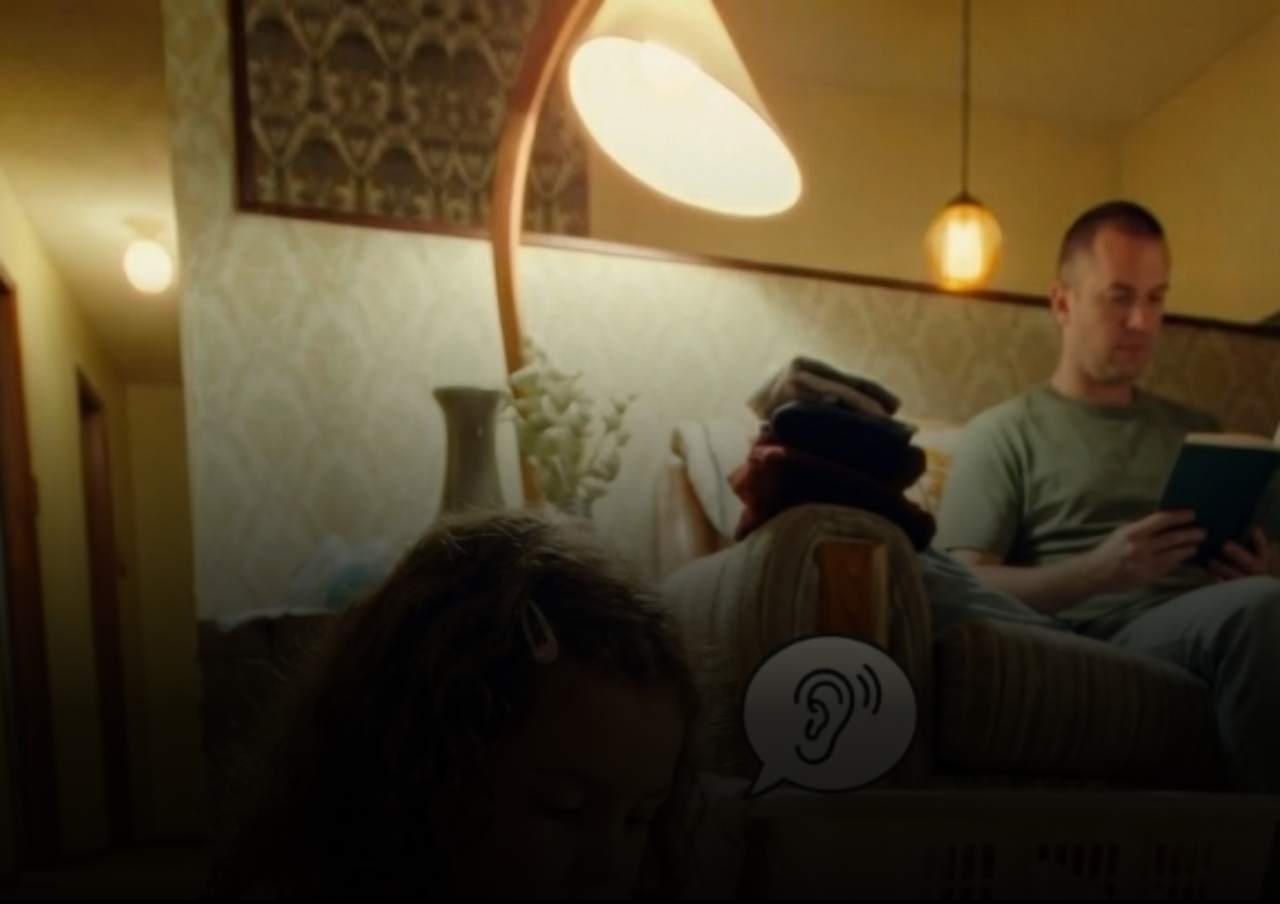
<file: index.html>
<!DOCTYPE html>
<html lang="en">

<head>
    <meta charset="UTF-8">
    <meta name="viewport" content="width=device-width, initial-scale=1.0, viewport-fit=cover">
    <title>Luma | Home</title>
    <link
        href="https://fonts.googleapis.com/css2?family=Inter:wght@300;400;500;600&family=Playfair+Display:ital,wght@0,400;0,500;1,400&display=swap"
        rel="stylesheet">
    <style>
        * {
            margin: 0;
            padding: 0;
            box-sizing: border-box;
            -webkit-font-smoothing: antialiased;
        }

        body {
            width: 100vw;
            height: 100vh;
            height: 100dvh;
            overflow: hidden;
            font-family: 'Inter', sans-serif;
            background: #000;
        }

        /* Full-bleed background */
        .bg-container {
            position: absolute;
            top: 0;
            left: 0;
            width: 100%;
            height: 100%;
            z-index: 0;
        }

        .bg-image {
            width: 100%;
            height: 100%;
            object-fit: cover;
            object-position: center top;
        }

        /* Gradient overlay - bottom to top */
        .gradient-overlay {
            position: absolute;
            bottom: 0;
            left: 0;
            width: 100%;
            height: 70%;
            background: linear-gradient(to top, rgba(0, 0, 0, 0.95) 0%, rgba(0, 0, 0, 0.85) 30%, rgba(0, 0, 0, 0.5) 60%, rgba(0, 0, 0, 0) 100%);
            pointer-events: none;
        }

        /* Status bar */
        .status-bar {
            position: absolute;
            top: 0;
            left: 0;
            width: 100%;
            height: 44px;
            z-index: 100;
            display: flex;
            justify-content: space-between;
            align-items: center;
            padding: 12px 24px 0;
            color: rgba(255, 255, 255, 0.85);
            font-size: 14px;
            font-weight: 600;
        }

        .status-right {
            display: flex;
            gap: 4px;
            align-items: center;
        }

        /* Logo mark */
        .logo-mark {
            position: absolute;
            top: 72px;
            left: 50%;
            transform: translateX(-50%);
            z-index: 10;
            color: rgba(255, 255, 255, 0.70);
        }

        /* Content wrapper */
        .content {
            position: absolute;
            bottom: 0;
            left: 0;
            width: 100%;
            z-index: 10;
            display: flex;
            flex-direction: column;
            align-items: center;
            padding: 0 24px;
        }

        /* Headline - bottom 30% */
        .headline {
            position: absolute;
            bottom: 30%;
            left: 50%;
            transform: translateX(-50%);
            font-family: 'Playfair Display', serif;
            font-weight: 500;
            font-size: 36px;
            line-height: 1.1;
            text-align: center;
            color: rgba(255, 255, 255, 0.92);
            opacity: 0;
            animation: fadeInUp 450ms ease-out 60ms forwards;
        }

        /* Label - bottom 24% */
        .label {
            position: absolute;
            bottom: 24%;
            left: 50%;
            transform: translateX(-50%);
            font-family: 'Inter', sans-serif;
            font-weight: 500;
            font-size: 12px;
            letter-spacing: 0.40em;
            text-align: center;
            color: rgba(255, 255, 255, 0.55);
            text-transform: uppercase;
            opacity: 0;
            animation: fadeInUp 450ms ease-out 100ms forwards;
        }

        /* Body - bottom 18% */
        .body-copy {
            position: absolute;
            bottom: 18%;
            left: 50%;
            transform: translateX(-50%);
            font-family: 'Inter', sans-serif;
            font-weight: 300;
            font-size: 14px;
            line-height: 1.35;
            text-align: center;
            color: rgba(255, 255, 255, 0.60);
            max-width: 70%;
            opacity: 0;
            animation: fadeInUp 500ms ease-out 140ms forwards;
        }

        /* CTA Button - bottom 11% */
        .cta-btn {
            position: absolute;
            bottom: 11%;
            left: 50%;
            transform: translateX(-50%);
            display: inline-flex;
            align-items: center;
            justify-content: center;
            padding: 12px 22px;
            border-radius: 9999px;
            border: 1px solid rgba(255, 255, 255, 0.40);
            background: rgba(255, 255, 255, 0.06);
            color: rgba(255, 255, 255, 0.88);
            font-family: 'Inter', sans-serif;
            font-size: 15px;
            font-weight: 400;
            text-decoration: none;
            cursor: pointer;
            transition: all 0.2s ease;
            opacity: 0;
            animation: fadeIn 450ms ease-out 170ms forwards;
        }

        .cta-btn:active {
            background: rgba(255, 255, 255, 0.12);
            transform: translateX(-50%) scale(0.98);
        }

        /* Fine print - bottom 6% */
        .fine-print {
            position: absolute;
            bottom: 6%;
            left: 50%;
            transform: translateX(-50%);
            font-family: 'Inter', sans-serif;
            font-weight: 300;
            font-size: 11px;
            text-align: center;
            color: rgba(255, 255, 255, 0.35);
            max-width: 78%;
            opacity: 0;
            animation: fadeIn 450ms ease-out 200ms forwards;
        }

        .fine-print a {
            color: rgba(255, 255, 255, 0.35);
            text-decoration: underline;
        }

        /* Animations */
        @keyframes fadeInUp {
            from {
                opacity: 0;
                transform: translateX(-50%) translateY(20px);
            }

            to {
                opacity: 1;
                transform: translateX(-50%) translateY(0);
            }
        }

        @keyframes fadeIn {
            from {
                opacity: 0;
            }

            to {
                opacity: 1;
            }
        }
    </style>
</head>

<body>
    <!-- Background -->
    <div class="bg-container">
        <img src="home_bg.jpg" alt="" class="bg-image">
        <div class="gradient-overlay"></div>
    </div>



    <!-- Content -->
    <h1 class="headline">Meet the<br>Future of Presence</h1>
    <div class="label">L U M A</div>
    <p class="body-copy">An ambient AI companion<br>that feels alive</p>
    <a href="product.html" class="cta-btn">Meet Luma</a>
    <div class="fine-print">Not a screen. Not an assistant. Just presence.</div>
</body>

</html>
</file>
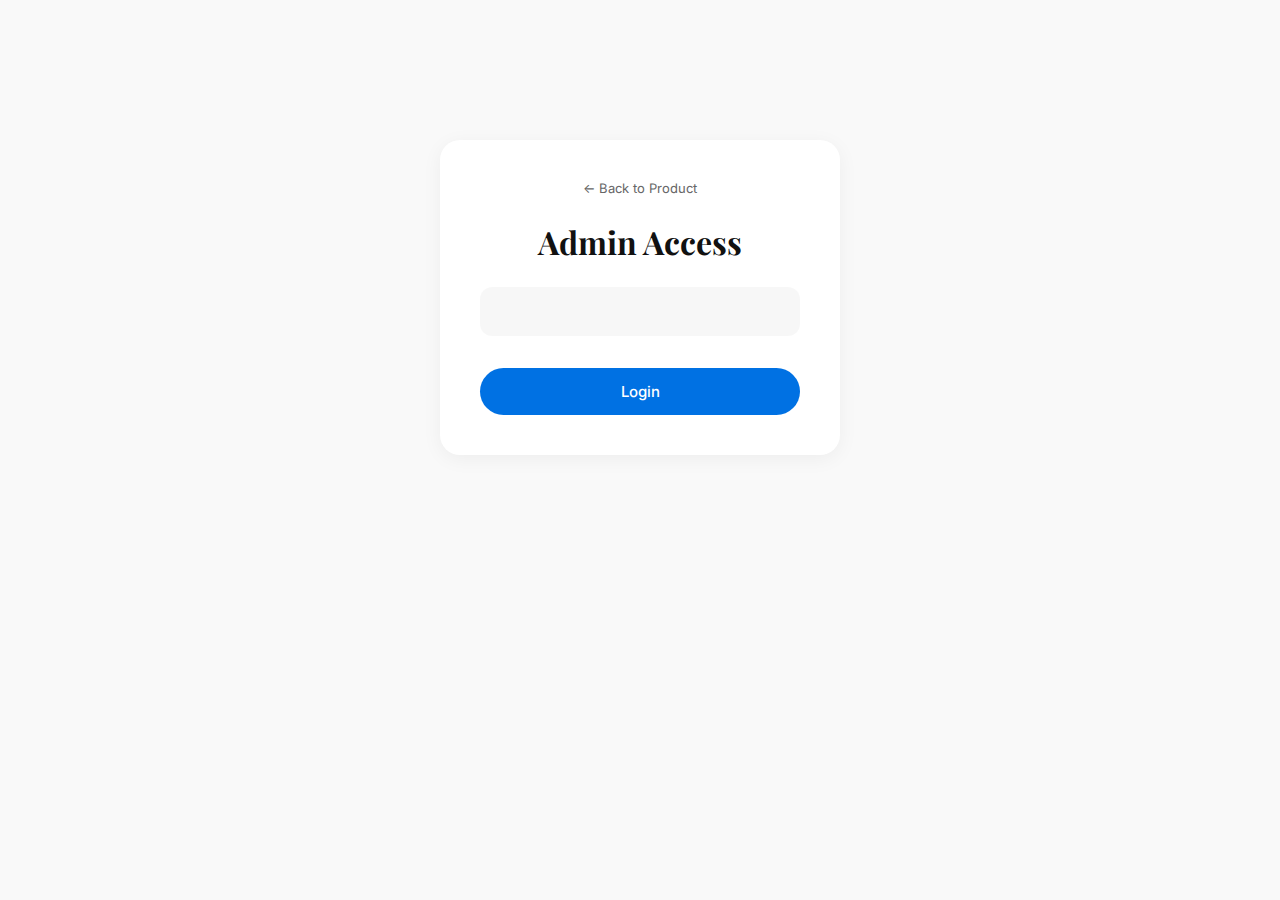
<file: admin.html>
<!DOCTYPE html>
<html lang="en">

<head>
    <meta charset="UTF-8">
    <meta name="viewport" content="width=device-width, initial-scale=1.0">
    <title>Luma Admin</title>
    <!-- Fonts -->
    <link rel="preconnect" href="https://fonts.googleapis.com">
    <link rel="preconnect" href="https://fonts.gstatic.com" crossorigin>
    <link
        href="https://fonts.googleapis.com/css2?family=Cinzel:wght@400;500;600&family=Inter:wght@300;400;500;600&family=Playfair+Display:ital,wght@0,400;0,500;1,400&display=swap"
        rel="stylesheet">
    <link rel="stylesheet" href="styles.css">
    <style>
        body {
            background-color: #F9F9F9;
            color: #111;
            overflow: auto;
            /* Allow scrolling for table */
            padding: 40px;
        }

        .admin-container {
            max-width: 800px;
            margin: 0 auto;
        }

        h1 {
            font-family: var(--font-serif);
            font-size: 32px;
            margin-bottom: 24px;
        }

        /* Login Form */
        #loginSection {
            max-width: 400px;
            margin: 100px auto;
            background: white;
            padding: 40px;
            border-radius: 20px;
            box-shadow: 0 4px 20px rgba(0, 0, 0, 0.05);
            text-align: center;
        }

        /* Table Styles */
        #dataSection {
            display: none;
            background: white;
            padding: 30px;
            border-radius: 20px;
            box-shadow: 0 4px 20px rgba(0, 0, 0, 0.05);
        }

        table {
            width: 100%;
            border-collapse: collapse;
            font-family: var(--font-sans);
            font-size: 14px;
        }

        th {
            text-align: left;
            padding: 16px;
            border-bottom: 2px solid #EEE;
            color: var(--color-label);
            text-transform: uppercase;
            font-size: 11px;
            letter-spacing: 0.05em;
        }

        td {
            padding: 16px;
            border-bottom: 1px solid #EEE;
            color: #333;
        }

        tr:last-child td {
            border-bottom: none;
        }

        .empty-state {
            text-align: center;
            padding: 40px;
            color: #999;
            font-style: italic;
        }
    </style>
</head>

<body>

    <div class="admin-container">
        <!-- Login Section -->
        <div id="loginSection">
            <a href="product.html"
                style="display: block; margin-bottom: 24px; text-decoration: none; color: #666; font-size: 13px;">← Back
                to Product</a>
            <h1>Admin Access</h1>
            <form id="loginForm">
                <div class="form-group">
                    <label class="form-label">Password</label>
                    <input type="password" class="form-input" id="adminPassword" required>
                </div>
                <button type="submit" class="modal-btn confirm" style="width: 100%; margin-top: 16px;">Login</button>
            </form>
        </div>

        <!-- Data Section -->
        <div id="dataSection">
            <div style="display: flex; justify-content: space-between; align-items: center; margin-bottom: 20px;">
                <h1>Captured Leads</h1>
                <button class="pill-btn secondary" id="logoutBtn"
                    style="padding: 8px 16px; font-size: 11px;">Logout</button>
            </div>

            <table id="dataTable">
                <thead>
                    <tr>
                        <th>Date</th>
                        <th>Email</th>
                        <th>Phone</th>
                    </tr>
                </thead>
                <tbody id="tableBody">
                    <!-- Rows will be populated here -->
                </tbody>
            </table>
        </div>
    </div>

    <script src="admin.js"></script>
</body>

</html>
</file>
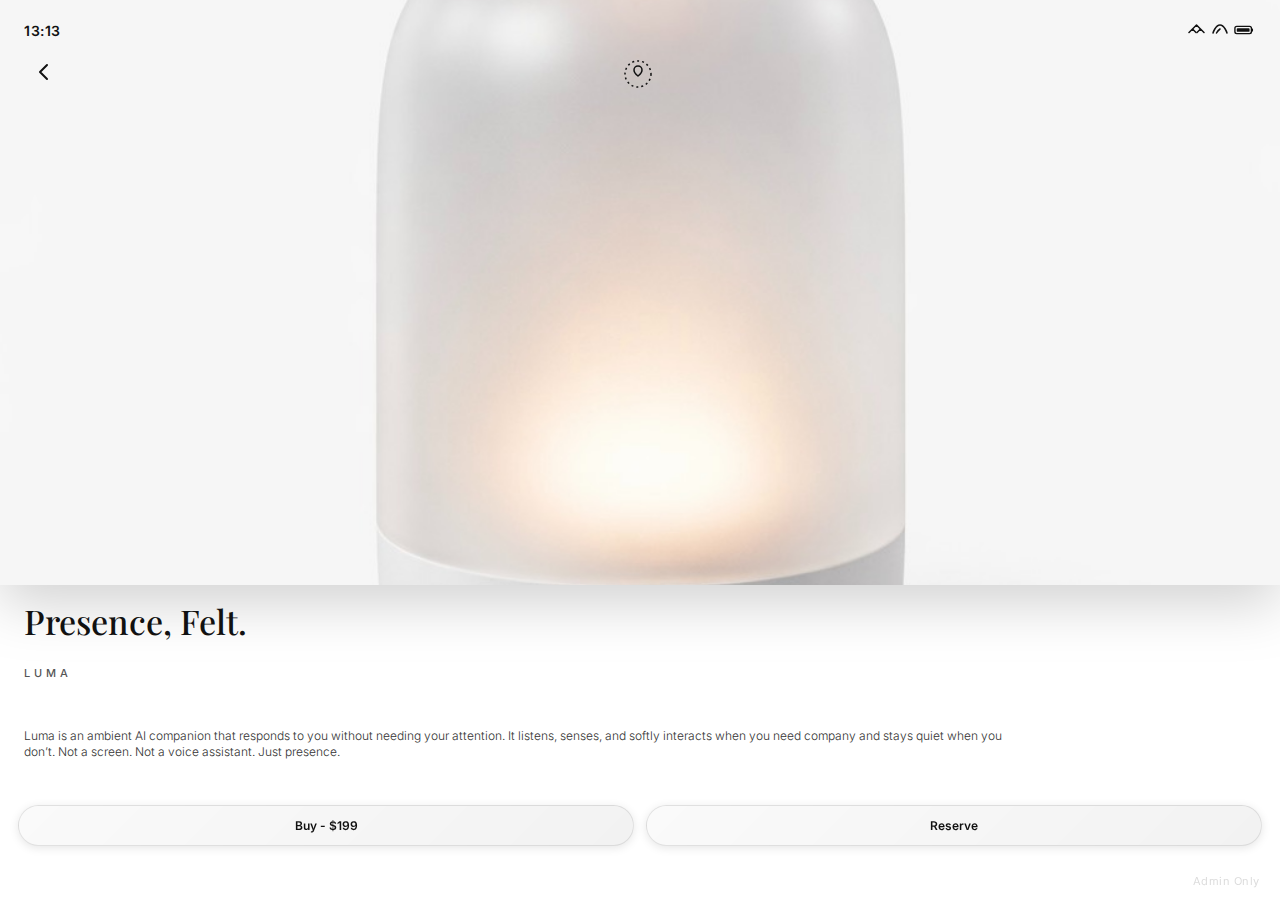
<file: product.html>
<!DOCTYPE html>
<html lang="en">

<head>
    <meta charset="UTF-8">
    <meta name="viewport"
        content="width=device-width, initial-scale=1.0, maximum-scale=1.0, user-scalable=no, viewport-fit=cover">
    <title>Luma</title>

    <!-- Fonts -->
    <link rel="preconnect" href="https://fonts.googleapis.com">
    <link rel="preconnect" href="https://fonts.gstatic.com" crossorigin>
    <link
        href="https://fonts.googleapis.com/css2?family=Cinzel:wght@400;500;600&family=Inter:wght@300;400;500;600&family=Playfair+Display:ital,wght@0,400;0,500;1,400&display=swap"
        rel="stylesheet">

    <link rel="stylesheet" href="styles.css">
</head>

<body>

    <div class="background-container">
        <div class="background-container">
            <!-- Using the square product image provided -->
            <img src="uploaded_image_1766702939304.jpg" alt="Background" class="bg-image">
            <div class="overlay-gradient"></div>
        </div>
    </div>

    <!-- Status Bar -->
    <div class="status-bar">
        <div class="sb-left">13:13</div>
        <div class="sb-right">
            <!-- Simple SVG icons for signal/wifi/battery -->
            <svg class="sb-icon" width="18" height="12" viewBox="0 0 18 12" fill="none"
                xmlns="http://www.w3.org/2000/svg">
                <path d="M1 8.5L4.5 5L8 8.5" stroke="currentColor" stroke-width="1.5" stroke-linecap="round"
                    stroke-linejoin="round" />
                <path d="M5 4.5L8.5 1L12 4.5" stroke="currentColor" stroke-width="1.5" stroke-linecap="round"
                    stroke-linejoin="round" />
                <path d="M9 8.5L12.5 5L16 8.5" stroke="currentColor" stroke-width="1.5" stroke-linecap="round"
                    stroke-linejoin="round" />
            </svg>
            <svg class="sb-icon" width="16" height="12" viewBox="0 0 16 12" fill="none"
                xmlns="http://www.w3.org/2000/svg">
                <path d="M1 9C1 9 3.5 1 8 1C12.5 1 15 9 15 9" stroke="currentColor" stroke-width="1.5"
                    stroke-linecap="round" stroke-linejoin="round" />
                <path d="M4.5 9A10 10 0 0 1 8 5" stroke="currentColor" stroke-width="1.5" stroke-linecap="round" />
            </svg>
            <svg class="sb-icon" width="22" height="12" viewBox="0 0 24 12" fill="none"
                xmlns="http://www.w3.org/2000/svg">
                <rect x="1" y="2" width="18" height="8" rx="2" stroke="currentColor" stroke-width="1.5" />
                <path d="M20 5V7" stroke="currentColor" stroke-width="1.5" stroke-linecap="round" />
                <rect x="3" y="4" width="14" height="4" rx="1" fill="currentColor" />
            </svg>
        </div>
    </div>

    <!-- Top Navigation -->
    <button class="back-button" aria-label="Go back">
        <svg width="24" height="24" viewBox="0 0 24 24" fill="none" xmlns="http://www.w3.org/2000/svg">
            <path d="M15 19L8 12L15 5" stroke="currentColor" stroke-width="2" stroke-linecap="round"
                stroke-linejoin="round" />
        </svg>
    </button>

    <div class="logo-mark">
        <svg width="28" height="28" viewBox="0 0 28 28" fill="none" xmlns="http://www.w3.org/2000/svg">
            <circle cx="14" cy="14" r="13" stroke="currentColor" stroke-width="1.5" stroke-dasharray="2 3" />
            <path d="M14 6C16.5 6 18 8 18 10C18 13 14 16 14 16C14 16 10 13 10 10C10 8 11.5 6 14 6Z"
                stroke="currentColor" stroke-width="1.5" />
        </svg>
    </div>

    <!-- Main Content -->
    <main class="content-wrapper">


        <h1 class="headline fade-target">Presence, Felt.</h1>

        <div class="label fade-target">LUMA</div>

        <p class="body-copy fade-target">
            Luma is an ambient AI companion that responds to you without needing your attention. It listens, senses, and
            softly interacts when you need company and stays quiet when you don’t. Not a screen. Not a voice
            assistant. Just presence.
        </p>
    </main>

    <!-- Bottom Actions -->
    <div class="bottom-bar fade-target">
        <button class="pill-btn primary">Buy - $199</button>
        <button class="pill-btn secondary" id="reserveBtn">Reserve</button>
    </div>

    <!-- Reservation Modal -->
    <div class="modal-overlay" id="reservationModal">
        <div class="modal-content">
            <!-- Form View -->
            <div id="modalFormView">
                <h2 class="modal-title">Enter Email and Phone</h2>
                <p class="modal-desc">Join the waitlist for 2026.</p>

                <form id="reservationForm">
                    <div class="form-group">
                        <label class="form-label">Email Address</label>
                        <input type="email" class="form-input" id="resEmail" required placeholder="Email Address">
                    </div>
                    <div class="form-group">
                        <label class="form-label">Phone Number</label>
                        <input type="tel" class="form-input" id="resPhone" required placeholder="Phone Number">
                    </div>
                    <div class="modal-actions">
                        <button type="submit" class="modal-btn confirm">Confirm</button>
                        <button type="button" class="modal-btn cancel" id="closeModal">Cancel</button>
                    </div>
                </form>
            </div>

            <!-- Success View -->
            <div id="modalSuccessView" class="success-message">
                <div class="success-icon">
                    <svg width="24" height="24" viewBox="0 0 24 24" fill="none" xmlns="http://www.w3.org/2000/svg">
                        <path d="M20 6L9 17L4 12" stroke="currentColor" stroke-width="3" stroke-linecap="round"
                            stroke-linejoin="round" />
                    </svg>
                </div>
                <div class="success-title">You are reserved for 2026</div>
                <div class="success-sub">We'll be in touch soon.</div>
                <div class="modal-actions">
                    <button type="button" class="modal-btn cancel" id="closeSuccessModal"
                        style="margin-top: 12px;">Close</button>
                </div>
            </div>
        </div>
    </div>

    <!-- Hidden Admin Link -->
    <a href="admin.html" class="admin-link">Admin Only</a>

    <script src="script.js"></script>
</body>

</html>
</file>
<file: styles.css>
/* CSS Reset & Variables */
:root {
    /* Inverted colors for White Theme */
    --color-headline: #111111;
    --color-label: #555555;
    --color-body: #333333;
    --color-icon: #111111;
    --color-btn-bg: rgba(0, 0, 0, 0.05);
    /* Light gray for buttons on white */
    --color-btn-bg-pressed: rgba(0, 0, 0, 0.1);
    --color-btn-text: #111111;
    --color-status: #111111;

    --font-serif: 'Playfair Display', serif;
    /* Closest match to "editorial serif" */
    --font-sans: 'Inter', sans-serif;
    /* "clean sans" */
}

* {
    margin: 0;
    padding: 0;
    box-sizing: border-box;
    -webkit-font-smoothing: antialiased;
}

body {
    width: 100vw;
    height: 100vh;
    overflow: hidden;
    font-family: var(--font-sans);
    background-color: #FFFFFF;
    /* Spec: solid white */
}

/* Background & Overlay */
.background-container {
    position: absolute;
    top: 0;
    left: 0;
    width: 100%;
    height: 100%;
    z-index: 0;
    background-color: #FFFFFF;
    /* Spec: solid white */
}

.bg-image {
    position: absolute;
    top: 0;
    left: 0;
    width: 100%;
    height: 65vh;
    object-fit: cover;
    object-position: center center;
    opacity: 1;

    /* Remove Masking (Spec: Content Masking > Text Scrim > false) */
    -webkit-mask-image: none;
    mask-image: none;

    /* Product Shadow Spec: opacity 0.18, blur 28px, y 18px */
    filter: drop-shadow(0px 18px 28px rgba(0, 0, 0, 0.18));
}

.overlay-gradient {
    display: none;
    /* Spec: gradient > enabled: false */
}

/* Status Bar */
.status-bar {
    position: absolute;
    top: 0;
    left: 0;
    width: 100%;
    height: 44px;
    z-index: 20;
    display: flex;
    justify-content: space-between;
    align-items: center;
    padding: 0 24px;
    margin-top: 8px;
    color: var(--color-status);
    /* Dark color for white bg */
    font-size: 14px;
    font-weight: 600;
    letter-spacing: 0.5px;
}

.sb-right {
    display: flex;
    gap: 6px;
    align-items: center;
}

/* Navigation & Logo */
.back-button {
    position: absolute;
    top: 52px;
    left: 24px;
    width: 40px;
    height: 40px;
    display: flex;
    align-items: center;
    justify-content: center;
    background: transparent;
    border: none;
    color: var(--color-icon);
    /* Will be dark in light theme */
    cursor: pointer;
    z-index: 20;
}

.logo-mark {
    position: absolute;
    top: 60px;
    left: 50%;
    transform: translateX(-50%);
    width: 32px;
    height: 32px;
    color: var(--color-icon);
    z-index: 20;
}

/* Main Content */
.content-wrapper {
    position: absolute;
    top: 0;
    left: 0;
    width: 100%;
    height: 100%;
    padding: 0 24px;
    display: flex;
    flex-direction: column;
    justify-content: flex-end;
    padding-bottom: 22%;
    display: flex;
    flex-direction: column;
    justify-content: flex-end;
    padding-bottom: 22%;
    /* Approximate from spec */
    pointer-events: none;
    /* Let clicks pass through if needed, though mostly static text */
    z-index: 10;
    /* Ensure text is above background */
}

/* Elements positioning based on "offset_y_from_bottom_percent" logic roughly 
   converted to flex/absolute or just margin-top flow. 
   Since they are absolute positions in spec, absolute is safer for "pixel-perfect". */

.moon-icon-container {
    position: absolute;
    left: 24px;
    bottom: 44%;
    color: var(--color-icon);
}

.headline {
    position: absolute;
    left: 24px;
    bottom: 260px;
    /* From Spec */
    font-family: var(--font-serif);
    font-weight: 500;
    font-size: 34px;
    line-height: 1.05;
    color: var(--color-headline);
}

.label {
    position: absolute;
    left: 24px;
    bottom: 220px;
    /* From Spec */
    /* Moved down closer to body copy to reduce space */
    font-family: var(--font-sans);
    font-weight: 500;
    font-size: 11px;
    letter-spacing: 0.35em;
    color: var(--color-label);
    text-transform: uppercase;
}

.body-copy {
    position: absolute;
    left: 24px;
    bottom: 140px;
    /* From Spec (content_block offset) */
    font-family: var(--font-sans);
    font-weight: 300;
    font-size: 12px;
    line-height: 1.35;
    color: var(--color-body);
    max-width: 78%;
}

/* Bottom Bar */
.bottom-bar {
    position: absolute;
    bottom: 54px;
    /* Safe area padding */
    left: 0;
    width: 100%;
    padding: 0 18px;
    display: flex;
    gap: 12px;
    z-index: 20;
}

.pill-btn {
    flex: 1;
    /* Chromatic shine & Glassmorphism for Light Theme */
    background: linear-gradient(135deg, rgba(0, 0, 0, 0.02) 0%, rgba(0, 0, 0, 0.05) 100%);
    backdrop-filter: blur(10px);
    box-shadow: 0 2px 10px rgba(0, 0, 0, 0.1);
    border: 1px solid rgba(0, 0, 0, 0.1);

    /* Layout & Text */
    color: var(--color-btn-text);
    border-radius: 9999px;
    padding: 12px 18px;
    font-family: var(--font-sans);
    font-weight: 600;
    font-size: 12px;
    cursor: pointer;
    transition: all 0.2s ease;
    white-space: nowrap;
}

.pill-btn:active {
    background-color: var(--color-btn-bg-pressed);
    transform: scale(0.98);
}

/* Animations */
.fade-target {
    opacity: 0;
    transform: translateY(20px);
    transition: opacity 0.5s ease-out, transform 0.5s ease-out;
}

.fade-target.visible {
    opacity: 1;
    transform: translateY(0);
}

/* Home Page Styles */
.home-hero {
    position: absolute;
    top: 0;
    left: 0;
    width: 100%;
    height: 100%;
    z-index: 0;
}

.hero-bg {
    width: 100%;
    height: 100%;
    object-fit: cover;
    object-position: center;
}

.hero-overlay {
    position: absolute;
    top: 0;
    left: 0;
    width: 100%;
    height: 100%;
    background: linear-gradient(to bottom, rgba(0, 0, 0, 0.2) 0%, rgba(0, 0, 0, 0) 40%, rgba(0, 0, 0, 0.4) 70%, rgba(20, 10, 0, 0.8) 100%);
}

.home-content {
    position: absolute;
    top: 0;
    left: 0;
    width: 100%;
    height: 100%;
    z-index: 10;
    display: flex;
    flex-direction: column;
    align-items: center;
    color: white;
    padding: 24px;
}

.logo-container {
    margin-top: 120px;
    /* Space from top */
    opacity: 0.9;
}

.home-logo {
    color: white;
}

.text-group {
    margin-top: auto;
    /* Push to bottom area */
    margin-bottom: 40px;
    text-align: center;
}

.travel-headline {
    font-family: 'Playfair Display', serif;
    font-size: 36px;
    line-height: 1.1;
    font-weight: 400;
    margin-bottom: 16px;
    letter-spacing: -0.02em;
}

.location-label {
    font-family: 'Inter', sans-serif;
    font-size: 10px;
    letter-spacing: 0.5em;
    text-transform: uppercase;
    font-weight: 300;
    margin-bottom: 12px;
    opacity: 0.8;
}

.travel-desc {
    font-family: 'Inter', sans-serif;
    font-size: 13px;
    font-weight: 300;
    opacity: 0.7;
    line-height: 1.4;
    margin-bottom: 32px;
}

.discover-btn {
    display: inline-flex;
    align-items: center;
    justify-content: center;
    padding: 14px 32px;
    border-radius: 9999px;
    border: 1px solid rgba(255, 255, 255, 0.4);
    background: rgba(255, 255, 255, 0.1);
    backdrop-filter: blur(4px);
    color: white;
    text-decoration: none;
    font-size: 13px;
    font-weight: 400;
    letter-spacing: 0.02em;
    margin-bottom: 48px;
    transition: all 0.2s ease;
}

.discover-btn:active {
    background: rgba(255, 255, 255, 0.2);
    transform: scale(0.98);
}

.legal-text {
    position: absolute;
    bottom: 24px;
    font-size: 9px;
    opacity: 0.4;
    font-weight: 300;
    text-align: center;
    width: 100%;
    transition: background-color 0.2s;
}

/* Reservation Modal - Apple Style */
.modal-overlay {
    position: fixed;
    top: 0;
    left: 0;
    width: 100%;
    height: 100%;
    background: rgba(0, 0, 0, 0.2);
    backdrop-filter: blur(8px);
    -webkit-backdrop-filter: blur(8px);
    z-index: 100;
    display: flex;
    justify-content: center;
    align-items: center;
    opacity: 0;
    pointer-events: none;
    transition: opacity 0.4s cubic-bezier(0.16, 1, 0.3, 1);
}

.modal-overlay.active {
    opacity: 1;
    pointer-events: auto;
}

.modal-content {
    background: rgba(255, 255, 255, 0.85);
    backdrop-filter: blur(20px);
    -webkit-backdrop-filter: blur(20px);
    width: 320px;
    padding: 32px 28px;
    border-radius: 24px;
    box-shadow: 0 20px 40px rgba(0, 0, 0, 0.15);
    border: 1px solid rgba(255, 255, 255, 0.6);
    transform: scale(0.94);
    transition: transform 0.4s cubic-bezier(0.16, 1, 0.3, 1);
    text-align: center;
    position: relative;
    overflow: hidden;
}

.modal-overlay.active .modal-content {
    transform: scale(1);
}

.modal-title {
    font-family: var(--font-serif);
    font-size: 22px;
    margin-bottom: 8px;
    color: #000;
    font-weight: 500;
}

.modal-desc {
    font-family: var(--font-sans);
    font-size: 13px;
    color: #666;
    margin-bottom: 24px;
    line-height: 1.4;
}

.form-group {
    margin-bottom: 16px;
    text-align: left;
}

.form-label {
    display: none;
    /* Cleaner look, rely on placeholders */
}

.form-input {
    width: 100%;
    padding: 14px 16px;
    background: rgba(0, 0, 0, 0.03);
    border: 1px solid transparent;
    /* No border initially */
    border-radius: 12px;
    font-family: var(--font-sans);
    font-size: 15px;
    outline: none;
    transition: all 0.2s ease;
    color: #1d1d1f;
}

.form-input:focus {
    background: #fff;
    box-shadow: 0 0 0 4px rgba(0, 122, 255, 0.1);
    /* Subtle focus ring */
}

.modal-actions {
    display: flex;
    flex-direction: column;
    /* Stacked buttons */
    gap: 12px;
    margin-top: 28px;
}

.modal-btn {
    width: 100%;
    padding: 14px;
    border-radius: 99px;
    font-family: var(--font-sans);
    font-weight: 500;
    font-size: 15px;
    border: none;
    cursor: pointer;
    transition: all 0.2s ease;
}

.modal-btn.confirm {
    background: #0071e3;
    /* Classic Apple Blue */
    color: white;
}

.modal-btn.confirm:active {
    background: #0077ED;
    transform: scale(0.98);
}

.modal-btn.cancel {
    background: transparent;
    color: #0071e3;
    padding: 8px;
    font-size: 14px;
    margin-top: -4px;
}

.modal-btn.cancel:hover {
    text-decoration: underline;
}

/* Success View */
.success-message {
    display: none;
    /* Hidden by default */
    flex-direction: column;
    align-items: center;
    justify-content: center;
    height: 100%;
    animation: fadeIn 0.5s ease;
}

.success-icon {
    width: 48px;
    height: 48px;
    background: #34C759;
    border-radius: 50%;
    display: flex;
    align-items: center;
    justify-content: center;
    color: white;
    margin-bottom: 16px;
}

.success-title {
    font-family: var(--font-sans);
    font-weight: 600;
    font-size: 18px;
    color: #1d1d1f;
    margin-bottom: 8px;
}

.success-sub {
    font-family: var(--font-sans);
    font-size: 14px;
    color: #86868b;
}

@keyframes fadeIn {
    from {
        opacity: 0;
        transform: translateY(10px);
    }

    to {
        opacity: 1;
        transform: translateY(0);
    }
}

/* Discreet Admin Link */
.admin-link {
    position: fixed;
    bottom: 12px;
    right: 20px;
    font-size: 11px;
    color: rgba(0, 0, 0, 0.15);
    /* Slightly more visible but still faint */
    text-decoration: none;
    z-index: 50;
    font-family: var(--font-sans);
    letter-spacing: 0.05em;
    transition: color 0.3s;
}

.admin-link:hover {
    color: #0071e3;
}
</file>
